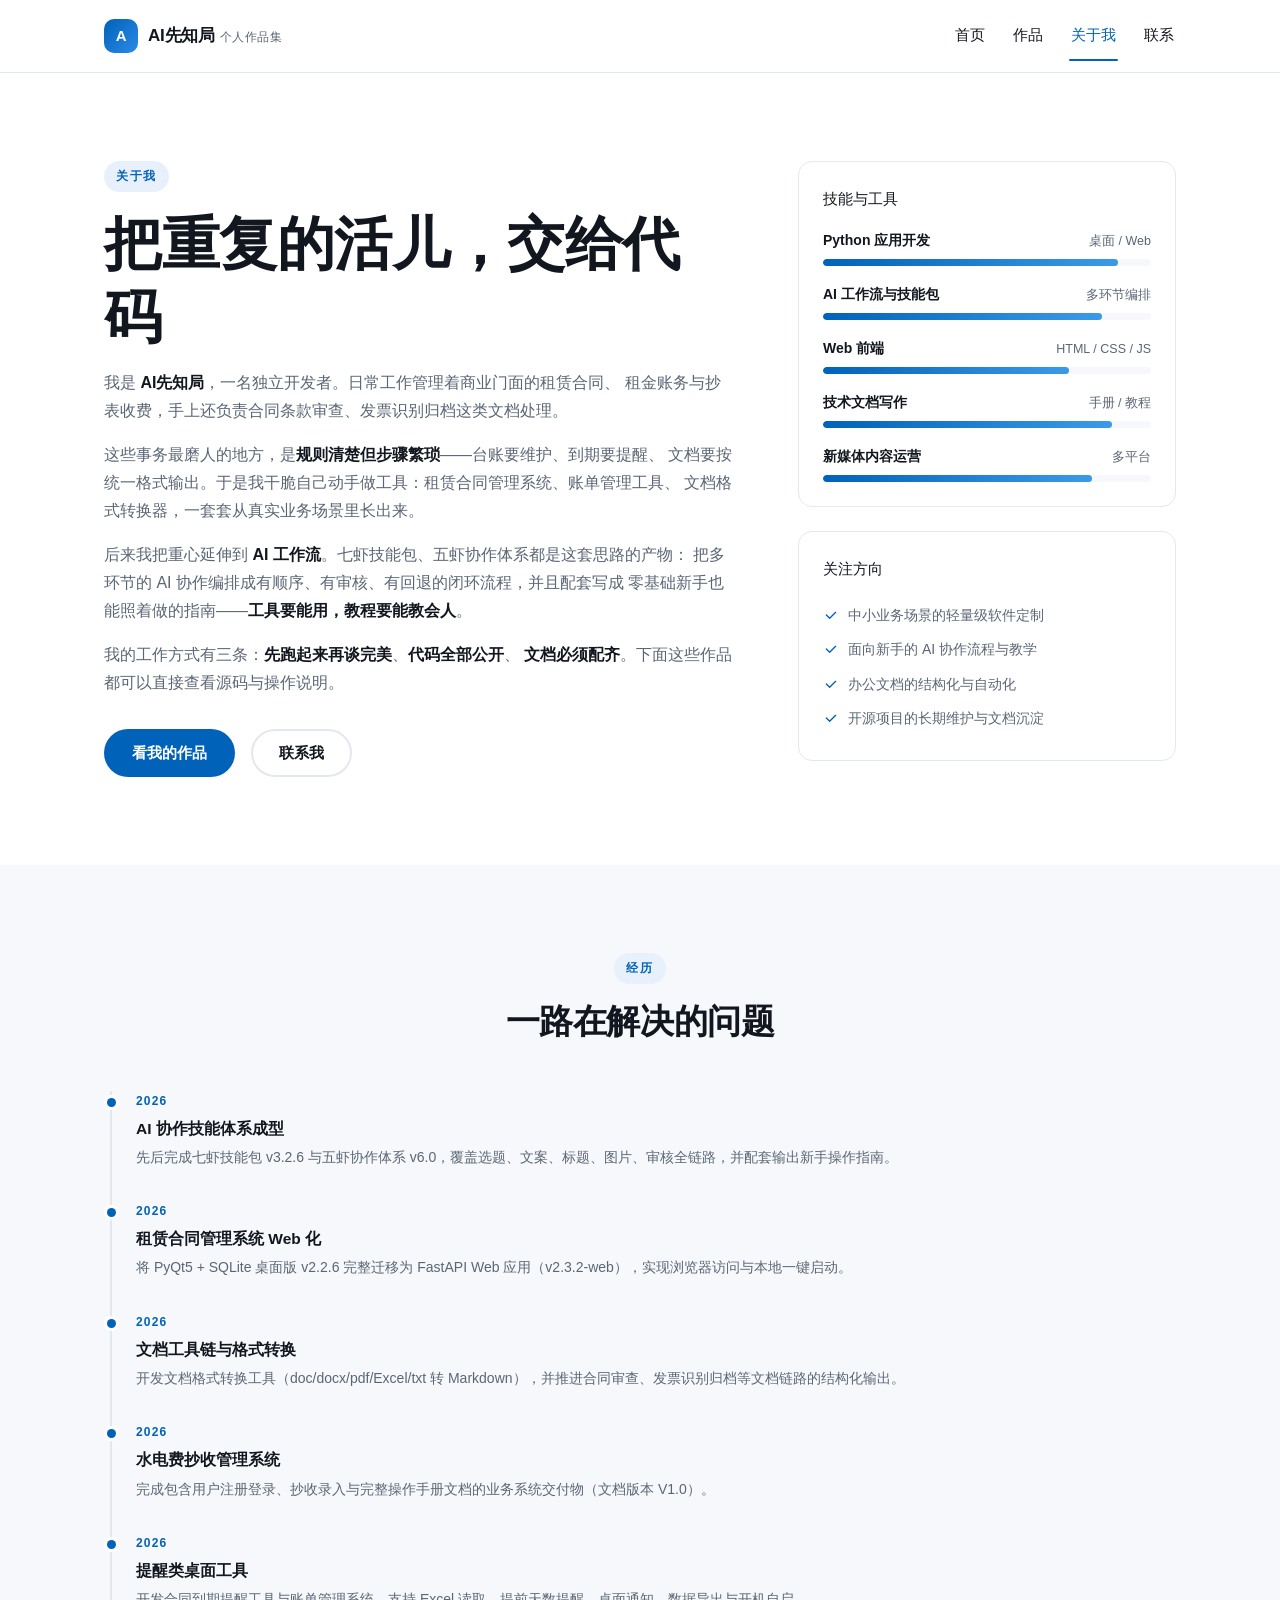
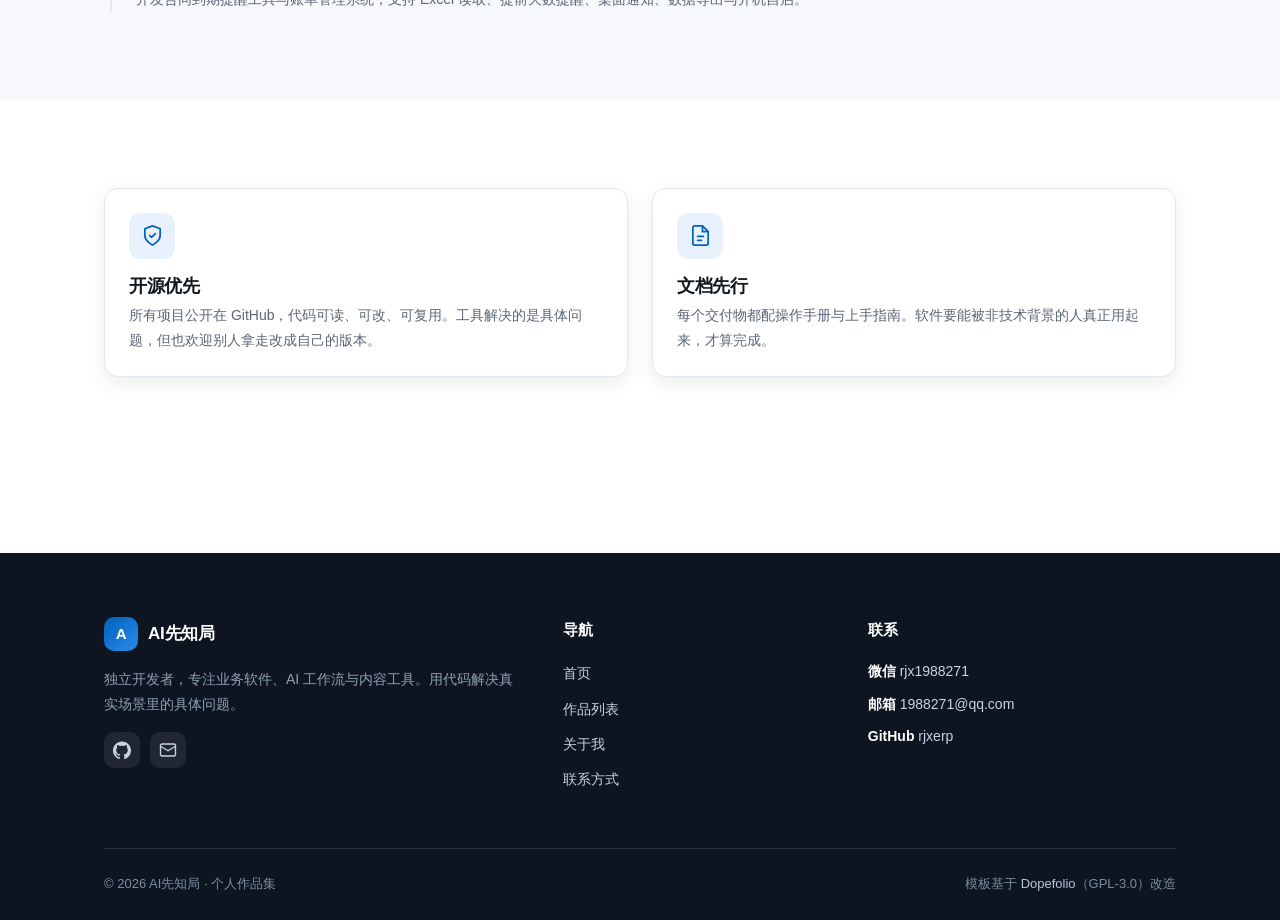
<file: about.html>
<!DOCTYPE html>
<html lang="zh-CN" class="no-js">
<head>
<meta charset="utf-8">
<meta name="viewport" content="width=device-width, initial-scale=1">
<title>关于我 | AI先知局 · 个人作品集</title>
<meta name="description" content="关于 AI先知局：独立开发者，专注业务软件、AI 工作流与内容工具。从实务出发做产品，代码全部公开。">
<meta name="keywords" content="关于我,独立开发者,Python,AI工作流,业务软件">
<link rel="canonical" href="https://rjxerp.github.io/about.html">
<meta property="og:type" content="website">
<meta property="og:title" content="关于我 | AI先知局">
<meta property="og:description" content="独立开发者，专注业务软件、AI 工作流与内容工具。">
<link rel="icon" href="data:image/svg+xml,%3Csvg xmlns='http://www.w3.org/2000/svg' viewBox='0 0 32 32'%3E%3Crect width='32' height='32' rx='8' fill='%230062b9'/%3E%3Ctext x='16' y='22' font-family='sans-serif' font-size='16' font-weight='bold' fill='white' text-anchor='middle'%3EA%3C/text%3E%3C/svg%3E">
<link rel="stylesheet" href="assets/css/design-system.css">
</head>
<body data-page="about">

<header class="site-header">
  <div class="container site-header__inner">
    <a class="brand" href="index.html">
      <span class="brand__mark" aria-hidden="true">A</span>
      <span>AI先知局 <span class="brand__sub">个人作品集</span></span>
    </a>
    <nav class="nav" aria-label="主导航">
      <a class="nav__link" data-nav="home" href="index.html">首页</a>
      <a class="nav__link" data-nav="works" href="works.html">作品</a>
      <a class="nav__link" data-nav="about" href="about.html">关于我</a>
      <a class="nav__link" data-nav="contact" href="contact.html">联系</a>
    </nav>
    <button class="nav-toggle" type="button" aria-expanded="false" aria-label="展开导航菜单" aria-controls="mobile-nav">
      <span class="nav-toggle__bars" aria-hidden="true"></span>
    </button>
  </div>
  <div class="mobile-nav" id="mobile-nav">
    <div class="container">
      <a class="mobile-nav__link" href="index.html">首页</a>
      <a class="mobile-nav__link" href="works.html">作品列表</a>
      <a class="mobile-nav__link" href="about.html">关于我</a>
      <a class="mobile-nav__link" href="contact.html">联系方式</a>
    </div>
  </div>
</header>

<main id="main">
  <section class="section">
    <div class="container about-grid">
      <div class="prose">
        <span class="eyebrow">关于我</span>
        <h1 class="section__title">把重复的活儿，交给代码</h1>
        <p>
          我是 <strong>AI先知局</strong>，一名独立开发者。日常工作管理着商业门面的租赁合同、
          租金账务与抄表收费，手上还负责合同条款审查、发票识别归档这类文档处理。
        </p>
        <p>
          这些事务最磨人的地方，是<strong>规则清楚但步骤繁琐</strong>——台账要维护、到期要提醒、
          文档要按统一格式输出。于是我干脆自己动手做工具：租赁合同管理系统、账单管理工具、
          文档格式转换器，一套套从真实业务场景里长出来。
        </p>
        <p>
          后来我把重心延伸到 <strong>AI 工作流</strong>。七虾技能包、五虾协作体系都是这套思路的产物：
          把多环节的 AI 协作编排成有顺序、有审核、有回退的闭环流程，并且配套写成
          零基础新手也能照着做的指南——<strong>工具要能用，教程要能教会人</strong>。
        </p>
        <p>
          我的工作方式有三条：<strong>先跑起来再谈完美</strong>、<strong>代码全部公开</strong>、
          <strong>文档必须配齐</strong>。下面这些作品都可以直接查看源码与操作说明。
        </p>

        <div style="margin-top: var(--s4); display:flex; gap: var(--s2); flex-wrap: wrap;">
          <a class="btn btn--primary" href="works.html">看我的作品</a>
          <a class="btn btn--ghost" href="contact.html">联系我</a>
        </div>
      </div>

      <div>
        <div class="stack" style="margin-bottom: var(--s3);">
          <div class="stack__title">技能与工具</div>
          <div class="skill-row">
            <div class="skill-row__head">
              <span class="skill-row__name">Python 应用开发</span>
              <span class="skill-row__note">桌面 / Web</span>
            </div>
            <div class="skill-bar"><div class="skill-bar__fill" style="width: 90%"></div></div>
          </div>
          <div class="skill-row">
            <div class="skill-row__head">
              <span class="skill-row__name">AI 工作流与技能包</span>
              <span class="skill-row__note">多环节编排</span>
            </div>
            <div class="skill-bar"><div class="skill-bar__fill" style="width: 85%"></div></div>
          </div>
          <div class="skill-row">
            <div class="skill-row__head">
              <span class="skill-row__name">Web 前端</span>
              <span class="skill-row__note">HTML / CSS / JS</span>
            </div>
            <div class="skill-bar"><div class="skill-bar__fill" style="width: 75%"></div></div>
          </div>
          <div class="skill-row">
            <div class="skill-row__head">
              <span class="skill-row__name">技术文档写作</span>
              <span class="skill-row__note">手册 / 教程</span>
            </div>
            <div class="skill-bar"><div class="skill-bar__fill" style="width: 88%"></div></div>
          </div>
          <div class="skill-row" style="margin-bottom:0;">
            <div class="skill-row__head">
              <span class="skill-row__name">新媒体内容运营</span>
              <span class="skill-row__note">多平台</span>
            </div>
            <div class="skill-bar"><div class="skill-bar__fill" style="width: 82%"></div></div>
          </div>
        </div>

        <div class="stack">
          <div class="stack__title">关注方向</div>
          <ul class="stack__list">
            <li>
              <svg viewBox="0 0 24 24" fill="none" stroke="currentColor" stroke-width="2" stroke-linecap="round" stroke-linejoin="round" aria-hidden="true"><path d="m5 12 5 5 9-9"/></svg>
              <span>中小业务场景的轻量级软件定制</span>
            </li>
            <li>
              <svg viewBox="0 0 24 24" fill="none" stroke="currentColor" stroke-width="2" stroke-linecap="round" stroke-linejoin="round" aria-hidden="true"><path d="m5 12 5 5 9-9"/></svg>
              <span>面向新手的 AI 协作流程与教学</span>
            </li>
            <li>
              <svg viewBox="0 0 24 24" fill="none" stroke="currentColor" stroke-width="2" stroke-linecap="round" stroke-linejoin="round" aria-hidden="true"><path d="m5 12 5 5 9-9"/></svg>
              <span>办公文档的结构化与自动化</span>
            </li>
            <li>
              <svg viewBox="0 0 24 24" fill="none" stroke="currentColor" stroke-width="2" stroke-linecap="round" stroke-linejoin="round" aria-hidden="true"><path d="m5 12 5 5 9-9"/></svg>
              <span>开源项目的长期维护与文档沉淀</span>
            </li>
          </ul>
        </div>
      </div>
    </div>
  </section>

  <section class="section section--alt">
    <div class="container">
      <div class="section__head section__head--center">
        <span class="eyebrow">经历</span>
        <h2 class="section__title">一路在解决的问题</h2>
      </div>
      <div class="timeline">
        <div class="timeline__item">
          <div class="timeline__year">2026</div>
          <div class="timeline__title">AI 协作技能体系成型</div>
          <p class="timeline__desc">先后完成七虾技能包 v3.2.6 与五虾协作体系 v6.0，覆盖选题、文案、标题、图片、审核全链路，并配套输出新手操作指南。</p>
        </div>
        <div class="timeline__item">
          <div class="timeline__year">2026</div>
          <div class="timeline__title">租赁合同管理系统 Web 化</div>
          <p class="timeline__desc">将 PyQt5 + SQLite 桌面版 v2.2.6 完整迁移为 FastAPI Web 应用（v2.3.2-web），实现浏览器访问与本地一键启动。</p>
        </div>
        <div class="timeline__item">
          <div class="timeline__year">2026</div>
          <div class="timeline__title">文档工具链与格式转换</div>
          <p class="timeline__desc">开发文档格式转换工具（doc/docx/pdf/Excel/txt 转 Markdown），并推进合同审查、发票识别归档等文档链路的结构化输出。</p>
        </div>
        <div class="timeline__item">
          <div class="timeline__year">2026</div>
          <div class="timeline__title">水电费抄收管理系统</div>
          <p class="timeline__desc">完成包含用户注册登录、抄收录入与完整操作手册文档的业务系统交付物（文档版本 V1.0）。</p>
        </div>
        <div class="timeline__item">
          <div class="timeline__year">2026</div>
          <div class="timeline__title">提醒类桌面工具</div>
          <p class="timeline__desc">开发合同到期提醒工具与账单管理系统，支持 Excel 读取、提前天数提醒、桌面通知、数据导出与开机自启。</p>
        </div>
      </div>
    </div>
  </section>

  <section class="section">
    <div class="container">
      <div class="grid grid--2">
        <div class="feature reveal">
          <div class="feature__icon">
            <svg viewBox="0 0 24 24" fill="none" stroke="currentColor" stroke-width="1.8" stroke-linecap="round" stroke-linejoin="round" aria-hidden="true"><path d="M12 22s8-4 8-10V5l-8-3-8 3v7c0 6 8 10 8 10Z"/><path d="m9 12 2 2 4-4"/></svg>
          </div>
          <h3 class="feature__title">开源优先</h3>
          <p class="feature__desc">所有项目公开在 GitHub，代码可读、可改、可复用。工具解决的是具体问题，但也欢迎别人拿走改成自己的版本。</p>
        </div>
        <div class="feature reveal">
          <div class="feature__icon">
            <svg viewBox="0 0 24 24" fill="none" stroke="currentColor" stroke-width="1.8" stroke-linecap="round" stroke-linejoin="round" aria-hidden="true"><path d="M14 2H6a2 2 0 0 0-2 2v16a2 2 0 0 0 2 2h12a2 2 0 0 0 2-2V8z"/><path d="M14 2v6h6"/><path d="M9 13h6M9 17h4"/></svg>
          </div>
          <h3 class="feature__title">文档先行</h3>
          <p class="feature__desc">每个交付物都配操作手册与上手指南。软件要能被非技术背景的人真正用起来，才算完成。</p>
        </div>
      </div>
    </div>
  </section>
</main>

<footer class="site-footer">
  <div class="container">
    <div class="site-footer__grid">
      <div>
        <div class="brand" style="color:#fff; margin-bottom: var(--s2);">
          <span class="brand__mark" aria-hidden="true">A</span>
          <span>AI先知局</span>
        </div>
        <p class="site-footer__text">独立开发者，专注业务软件、AI 工作流与内容工具。用代码解决真实场景里的具体问题。</p>
        <div class="site-social">
          <a href="https://github.com/rjxerp" target="_blank" rel="noopener noreferrer" aria-label="GitHub 主页">
            <svg viewBox="0 0 24 24" fill="currentColor" aria-hidden="true"><path d="M12 .5C5.37.5 0 5.87 0 12.5c0 5.3 3.44 9.8 8.21 11.39.6.11.82-.26.82-.58 0-.29-.01-1.05-.02-2.06-3.34.73-4.04-1.61-4.04-1.61-.55-1.39-1.33-1.76-1.33-1.76-1.09-.74.08-.73.08-.73 1.2.09 1.83 1.24 1.83 1.24 1.07 1.83 2.81 1.3 3.5 1 .11-.78.42-1.31.76-1.61-2.66-.3-5.47-1.33-5.47-5.93 0-1.31.47-2.38 1.24-3.22-.13-.3-.54-1.52.12-3.18 0 0 1.01-.32 3.3 1.23a11.5 11.5 0 0 1 6.01 0c2.29-1.55 3.3-1.23 3.3-1.23.66 1.66.25 2.88.12 3.18.77.84 1.24 1.91 1.24 3.22 0 4.61-2.81 5.62-5.49 5.92.43.37.81 1.1.81 2.22 0 1.6-.01 2.89-.01 3.28 0 .32.22.7.83.58C20.57 22.3 24 17.8 24 12.5 24 5.87 18.63.5 12 .5Z"/></svg>
          </a>
          <a href="mailto:1988271@qq.com" aria-label="发送邮件">
            <svg viewBox="0 0 24 24" fill="none" stroke="currentColor" stroke-width="1.8" stroke-linecap="round" stroke-linejoin="round" aria-hidden="true"><rect x="2" y="4" width="20" height="16" rx="2"/><path d="m2 7 10 6 10-6"/></svg>
          </a>
        </div>
      </div>
      <div>
        <div class="site-footer__title">导航</div>
        <ul class="site-footer__list">
          <li><a href="index.html">首页</a></li>
          <li><a href="works.html">作品列表</a></li>
          <li><a href="about.html">关于我</a></li>
          <li><a href="contact.html">联系方式</a></li>
        </ul>
      </div>
      <div>
        <div class="site-footer__title">联系</div>
        <ul class="site-footer__contact">
          <li><strong>微信</strong> rjx1988271</li>
          <li><strong>邮箱</strong> 1988271@qq.com</li>
          <li><strong>GitHub</strong> rjxerp</li>
        </ul>
      </div>
    </div>
    <div class="site-footer__bottom">
      <span>© <span data-year>2026</span> AI先知局 · 个人作品集</span>
      <span>模板基于 <a href="https://github.com/rammcodes/Dopefolio" target="_blank" rel="noopener noreferrer">Dopefolio</a>（GPL-3.0）改造</span>
    </div>
  </div>
</footer>

<script src="assets/js/site.js" defer></script>
</body>
</html>
</file>
<file: assets/css/design-system.css>
/* ==========================================================================
   AI先知局 · 个人作品集 — 共享设计令牌
   基于 Dopefolio (rammcodes/Dopefolio, GPL-3.0) 信息架构改造
   配色：科技蓝 #0062b9 主色 + 琥珀点缀，遵循 site-design 行业映射
   ========================================================================== */

:root {
  /* 色彩令牌（八变量成体系，禁零星改色） */
  --primary: #0062b9;
  --primary-dark: #004d92;
  --accent: #f5a524;
  --tint: #e8f1fb;
  --ink: #12171f;
  --sub: #5b6675;
  --line: #e3e8ef;
  --bg: #ffffff;
  --bg-2: #f6f8fb;
  --footer-bg: #0d1520;
  --footer-ink: #c9d4e2;

  /* 字体阶梯 */
  --font-hero: clamp(32px, 5vw, 58px);
  --font-h2: clamp(24px, 3.4vw, 34px);
  --font-h3: 18px;
  --font-body: 15.5px;
  --font-small: 13px;
  --font-label: 12px;

  /* 间距（8 的倍数） */
  --s1: 8px;
  --s2: 16px;
  --s3: 24px;
  --s4: 32px;
  --s5: 48px;
  --s6: 64px;
  --s7: 88px;

  /* 圆角与阴影 */
  --radius: 14px;
  --radius-lg: 18px;
  --radius-pill: 30px;
  --shadow-card: 0 6px 20px rgba(16, 24, 40, 0.08);
  --shadow-lg: 0 18px 48px rgba(16, 24, 40, 0.12);

  /* 布局 */
  --container: 1120px;
  --header-h: 72px;

  --font-stack: "Noto Sans SC", "PingFang SC", "Microsoft YaHei",
    "Helvetica Neue", Inter, Arial, sans-serif;
  --font-mono: "JetBrains Mono", "Cascadia Code", Consolas, "Courier New",
    monospace;
}

/* ============ 基础重置 ============ */
*,
*::before,
*::after {
  box-sizing: border-box;
}

html {
  scroll-behavior: smooth;
  scroll-padding-top: calc(var(--header-h) + 16px);
  -webkit-text-size-adjust: 100%;
}

body {
  margin: 0;
  font-family: var(--font-stack);
  font-size: var(--font-body);
  line-height: 1.75;
  color: var(--ink);
  background: var(--bg);
  overflow-x: hidden;
}

img {
  max-width: 100%;
  height: auto;
  display: block;
}

a {
  color: var(--primary);
  text-decoration: none;
}

a:hover {
  text-decoration: underline;
}

h1,
h2,
h3,
h4 {
  margin: 0 0 var(--s2);
  line-height: 1.25;
  font-weight: 700;
  letter-spacing: -0.4px;
  overflow-wrap: anywhere;
}

h1 {
  font-size: var(--font-hero);
}

h2 {
  font-size: var(--font-h2);
}

h3 {
  font-size: var(--font-h3);
  font-weight: 600;
}

p {
  margin: 0 0 var(--s2);
  overflow-wrap: anywhere;
}

ul {
  margin: 0;
  padding: 0;
  list-style: none;
}

:focus-visible {
  outline: 3px solid var(--accent);
  outline-offset: 3px;
  border-radius: 4px;
}

/* 首页 AI 摘要卡 */
.ai-summary[hidden] {
  display: none;
}

.ai-summary {
  display: flex;
  gap: var(--s3);
  align-items: flex-start;
  background: linear-gradient(135deg, var(--tint), #eef5fd);
  border: 1px solid #d6e6f7;
  border-radius: var(--radius-lg);
  padding: var(--s3);
  margin-bottom: var(--s5);
}

.ai-summary__label {
  width: 40px;
  height: 40px;
  border-radius: 11px;
  background: linear-gradient(135deg, var(--primary), #2b8ae8);
  display: grid;
  place-items: center;
  color: #fff;
  flex-shrink: 0;
}

.ai-summary__label svg {
  width: 21px;
  height: 21px;
}

.ai-summary__title {
  font-size: 13px;
  font-weight: 700;
  color: var(--primary-dark);
  margin-bottom: 4px;
}

.ai-summary__text {
  font-size: 15px;
  line-height: 1.75;
  color: var(--ink);
  margin: 0;
}

/* ============================================================
   hidden 属性守卫
   ------------------------------------------------------------
   HTML 的 [hidden] 默认 display:none，但任何带 display 的类选择器
   （.ai-summary{display:flex}、.btn{display:inline-flex} 等）优先级更高，
   会覆盖它，导致「隐藏」的元素仍然显示。此处统一兜底。
   ============================================================ */
[hidden] {
  display: none !important;
}

/* 仅屏幕阅读器可见 */
.sr-only {
  position: absolute;
  width: 1px;
  height: 1px;
  padding: 0;
  margin: -1px;
  overflow: hidden;
  clip: rect(0, 0, 0, 0);
  white-space: nowrap;
  border: 0;
}

/* 无障碍：尊重减少动效偏好 */
@media (prefers-reduced-motion: reduce) {
  html {
    scroll-behavior: auto;
  }
  *,
  *::before,
  *::after {
    animation-duration: 0.001ms !important;
    animation-iteration-count: 1 !important;
    transition-duration: 0.001ms !important;
  }
}

/* ============ 布局容器 ============ */
.container {
  width: 100%;
  max-width: var(--container);
  margin: 0 auto;
  padding: 0 var(--s3);
}

.section {
  padding: var(--s7) 0;
}

.section--alt {
  background: var(--bg-2);
}

.section__head {
  max-width: 760px;
  margin-bottom: var(--s5);
}

.section__head--center {
  margin-left: auto;
  margin-right: auto;
  text-align: center;
}

.eyebrow {
  display: inline-block;
  font-size: var(--font-label);
  letter-spacing: 1.6px;
  text-transform: uppercase;
  color: var(--primary);
  background: var(--tint);
  padding: 5px 12px;
  border-radius: var(--radius-pill);
  margin-bottom: var(--s2);
  font-weight: 600;
}

.section__title {
  margin-bottom: var(--s2);
}

.section__desc {
  color: var(--sub);
  font-size: 16px;
  margin: 0;
}

/* ============ 按钮 ============ */
.btn {
  display: inline-flex;
  align-items: center;
  justify-content: center;
  gap: 8px;
  padding: 13px 26px;
  border-radius: var(--radius-pill);
  font-size: 15px;
  font-weight: 600;
  border: 2px solid transparent;
  cursor: pointer;
  transition: transform 0.18s ease, background-color 0.18s ease,
    border-color 0.18s ease, color 0.18s ease;
  text-decoration: none;
  line-height: 1.2;
}

.btn:hover {
  text-decoration: none;
  transform: translateY(-2px);
}

.btn--primary {
  background: var(--primary);
  color: #fff;
}

.btn--primary:hover {
  background: var(--primary-dark);
  color: #fff;
}

.btn--ghost {
  border-color: var(--line);
  color: var(--ink);
  background: var(--bg);
}

.btn--ghost:hover {
  border-color: var(--primary);
  color: var(--primary);
}

.btn--sm {
  padding: 9px 18px;
  font-size: 13.5px;
}

.btn__icon {
  width: 17px;
  height: 17px;
  flex-shrink: 0;
}

/* ============ 页头导航 ============ */
.site-header {
  position: sticky;
  top: 0;
  z-index: 100;
  background: rgba(255, 255, 255, 0.92);
  backdrop-filter: blur(12px);
  border-bottom: 1px solid var(--line);
}

.site-header__inner {
  height: var(--header-h);
  display: flex;
  align-items: center;
  justify-content: space-between;
  gap: var(--s3);
}

.brand {
  display: flex;
  align-items: center;
  gap: 10px;
  color: var(--ink);
  font-weight: 700;
  font-size: 17px;
  letter-spacing: -0.2px;
}

.brand:hover {
  text-decoration: none;
}

.brand__mark {
  width: 34px;
  height: 34px;
  border-radius: 10px;
  background: linear-gradient(135deg, var(--primary), #2b8ae8);
  display: grid;
  place-items: center;
  color: #fff;
  font-size: 15px;
  font-weight: 700;
  flex-shrink: 0;
}

.brand__sub {
  font-size: 12px;
  color: var(--sub);
  font-weight: 400;
  letter-spacing: 0.6px;
}

.nav {
  display: flex;
  align-items: center;
  gap: var(--s3);
}

.nav__link {
  color: var(--ink);
  font-size: 14.5px;
  font-weight: 500;
  padding: 10px 2px;
  position: relative;
  display: inline-flex;
  align-items: center;
  min-height: 32px;
}

.nav__link:hover {
  color: var(--primary);
  text-decoration: none;
}

.nav__link.is-active {
  color: var(--primary);
}

.nav__link.is-active::after {
  content: "";
  position: absolute;
  left: 0;
  right: 0;
  bottom: -2px;
  height: 2px;
  background: var(--primary);
  border-radius: 2px;
}

.nav-toggle {
  display: none;
  width: 42px;
  height: 42px;
  border: 1px solid var(--line);
  border-radius: 10px;
  background: var(--bg);
  cursor: pointer;
  padding: 0;
  place-items: center;
}

.nav-toggle__bars,
.nav-toggle__bars::before,
.nav-toggle__bars::after {
  display: block;
  width: 18px;
  height: 2px;
  background: var(--ink);
  border-radius: 2px;
  transition: transform 0.2s ease, opacity 0.2s ease;
}

.nav-toggle__bars::before,
.nav-toggle__bars::after {
  content: "";
  position: absolute;
}

.nav-toggle__bars::before {
  transform: translateY(-6px);
}

.nav-toggle__bars::after {
  transform: translateY(6px);
}

.nav-toggle.is-open .nav-toggle__bars {
  background: transparent;
}

.nav-toggle.is-open .nav-toggle__bars::before {
  transform: rotate(45deg);
}

.nav-toggle.is-open .nav-toggle__bars::after {
  transform: rotate(-45deg);
}

/* 移动端抽屉 */
.mobile-nav {
  display: none;
  border-top: 1px solid var(--line);
  background: var(--bg);
  padding: var(--s2) 0 var(--s3);
}

.mobile-nav__link {
  display: block;
  padding: 14px 0;
  color: var(--ink);
  font-weight: 500;
  border-bottom: 1px solid var(--line);
  min-height: 44px;
}

.mobile-nav__link:last-child {
  border-bottom: none;
}

.mobile-nav.is-open {
  display: block;
}

/* ============ Hero ============ */
.hero {
  position: relative;
  padding: var(--s7) 0 var(--s6);
  background: radial-gradient(
      ellipse 80% 60% at 50% -10%,
      rgba(0, 98, 185, 0.1),
      transparent 70%
    ),
    var(--bg);
  overflow: hidden;
}

.hero__grid {
  display: grid;
  grid-template-columns: 1.15fr 0.85fr;
  gap: var(--s5);
  align-items: center;
}

.hero__title {
  margin-bottom: var(--s3);
}

.hero__title-accent {
  color: var(--primary);
}

.hero__lead {
  font-size: 17px;
  color: var(--sub);
  max-width: 560px;
  margin-bottom: var(--s4);
}

.hero__cta {
  display: flex;
  flex-wrap: wrap;
  gap: var(--s2);
  margin-bottom: var(--s5);
}

.hero__stats {
  display: grid;
  grid-template-columns: repeat(3, 1fr);
  gap: var(--s3);
  max-width: 520px;
  padding-top: var(--s3);
  border-top: 1px solid var(--line);
}

.hero__stat-num {
  font-size: 30px;
  font-weight: 700;
  color: var(--primary);
  line-height: 1.1;
  letter-spacing: -1px;
}

.hero__stat-label {
  font-size: var(--font-small);
  color: var(--sub);
}

.hero__visual {
  position: relative;
}

.hero__card {
  background: var(--bg);
  border: 1px solid var(--line);
  border-radius: var(--radius-lg);
  box-shadow: var(--shadow-lg);
  padding: var(--s3);
}

.hero__card-bar {
  display: flex;
  gap: 6px;
  margin-bottom: var(--s3);
  padding-bottom: var(--s2);
  border-bottom: 1px solid var(--line);
}

.hero__card-dot {
  width: 11px;
  height: 11px;
  border-radius: 50%;
  background: var(--line);
}

.hero__card-dot:first-child {
  background: #ff5f57;
}

.hero__card-dot:nth-child(2) {
  background: #febc2e;
}

.hero__card-dot:nth-child(3) {
  background: #28c840;
}

.hero__card-line {
  height: 9px;
  border-radius: 5px;
  background: var(--bg-2);
  margin-bottom: 9px;
}

.hero__card-line--accent {
  background: var(--primary);
  opacity: 0.75;
}

.hero__card-line--short {
  width: 62%;
}

.hero__card-line--mid {
  width: 82%;
}

/* ============ 作品卡片网格 ============ */
.grid {
  display: grid;
  grid-template-columns: repeat(3, 1fr);
  gap: var(--s3);
}

.grid--2 {
  grid-template-columns: repeat(2, 1fr);
}

.work-card {
  display: flex;
  flex-direction: column;
  background: var(--bg);
  border: 1px solid var(--line);
  border-radius: var(--radius);
  overflow: hidden;
  box-shadow: var(--shadow-card);
  transition: transform 0.2s ease, box-shadow 0.2s ease,
    border-color 0.2s ease;
}

.work-card:hover {
  transform: translateY(-4px);
  box-shadow: var(--shadow-lg);
  border-color: var(--primary);
}

.work-card__figure {
  position: relative;
  aspect-ratio: 16 / 10;
  background: linear-gradient(135deg, var(--tint), #d3e4f7);
  display: grid;
  place-items: center;
  overflow: hidden;
}

.work-card__figure svg {
  width: 56px;
  height: 56px;
  color: var(--primary);
  opacity: 0.85;
}

/* 封面图：绝对定位铺满，SVG 图标在下层做回退 */
.cover-img {
  position: absolute;
  inset: 0;
  width: 100%;
  height: 100%;
  object-fit: cover;
  object-position: center center;
  z-index: 1;
}

.work-card__figure .cover-img {
  transition: transform 0.35s ease;
}

.work-card:hover .work-card__figure .cover-img {
  transform: scale(1.04);
}

.cover-img--detail {
  position: static;
  display: block;
  width: 100%;
  height: 100%;
  object-fit: contain;
  object-position: center;
  background: var(--bg);
}

.work-card__badge {
  position: absolute;
  top: 12px;
  left: 12px;
  background: rgba(13, 21, 32, 0.82);
  color: #fff;
  font-size: 12px;
  font-weight: 600;
  padding: 4px 10px;
  border-radius: var(--radius-pill);
  letter-spacing: 0.4px;
}

.work-card__body {
  padding: var(--s3);
  display: flex;
  flex-direction: column;
  flex: 1;
}

.work-card__title {
  font-size: var(--font-h3);
  margin-bottom: 6px;
}

.work-card__desc {
  font-size: 14px;
  color: var(--sub);
  margin-bottom: var(--s2);
  flex: 1;
}

.work-card__meta {
  display: flex;
  flex-wrap: wrap;
  gap: 6px;
  margin-bottom: var(--s2);
}

.tag {
  font-size: 12px;
  padding: 3px 10px;
  border-radius: var(--radius-pill);
  background: var(--tint);
  color: var(--primary-dark);
  font-weight: 500;
}

.tag--plain {
  background: var(--bg-2);
  color: var(--sub);
}

.work-card__links {
  display: flex;
  gap: var(--s2);
  padding-top: var(--s2);
  border-top: 1px solid var(--line);
  flex-wrap: wrap;
}

.work-card__link {
  display: inline-flex;
  align-items: center;
  gap: 6px;
  font-size: 13.5px;
  font-weight: 600;
  color: var(--primary);
  min-height: 30px;
  padding: 2px 0;
}

.work-card__link:hover {
  text-decoration: none;
  color: var(--primary-dark);
}

.work-card__link svg {
  width: 15px;
  height: 15px;
}

.work-card__link--muted {
  color: var(--sub);
}

.work-card__link--muted:hover {
  color: var(--ink);
}

/* ============ 特色卡 ============ */
.feature {
  background: var(--bg);
  border: 1px solid var(--line);
  border-radius: var(--radius);
  padding: var(--s3);
  box-shadow: var(--shadow-card);
}

.feature__icon {
  width: 46px;
  height: 46px;
  border-radius: 12px;
  background: var(--tint);
  display: grid;
  place-items: center;
  margin-bottom: var(--s2);
  color: var(--primary);
}

.feature__icon svg {
  width: 23px;
  height: 23px;
}

.feature__title {
  font-size: var(--font-h3);
  margin-bottom: 6px;
}

.feature__desc {
  font-size: 14px;
  color: var(--sub);
  margin: 0;
}

/* ============ 关于页 ============ */
.about-grid {
  display: grid;
  grid-template-columns: 1.25fr 0.75fr;
  gap: var(--s6);
  align-items: start;
}

.prose p {
  color: var(--sub);
  font-size: 16px;
}

.prose strong {
  color: var(--ink);
}

.timeline {
  border-left: 2px solid var(--line);
  padding-left: var(--s3);
  margin-left: 6px;
}

.timeline__item {
  position: relative;
  padding-bottom: var(--s4);
}

.timeline__item:last-child {
  padding-bottom: 0;
}

.timeline__item::before {
  content: "";
  position: absolute;
  left: calc(var(--s3) * -1 - 5px);
  top: 7px;
  width: 9px;
  height: 9px;
  border-radius: 50%;
  background: var(--primary);
  box-shadow: 0 0 0 3px var(--bg);
}

.timeline__year {
  font-size: var(--font-label);
  font-weight: 700;
  color: var(--primary);
  letter-spacing: 1.2px;
  margin-bottom: 3px;
}

.timeline__title {
  font-size: 15.5px;
  font-weight: 600;
  margin-bottom: 3px;
}

.timeline__desc {
  font-size: 14px;
  color: var(--sub);
  margin: 0;
}

/* 技能条 */
.skill-row {
  margin-bottom: var(--s2);
}

.skill-row__head {
  display: flex;
  justify-content: space-between;
  align-items: baseline;
  gap: var(--s2);
  margin-bottom: 6px;
  font-size: 14px;
}

.skill-row__name {
  font-weight: 600;
}

.skill-row__note {
  color: var(--sub);
  font-size: 12.5px;
}

.skill-bar {
  height: 7px;
  border-radius: 4px;
  background: var(--bg-2);
  overflow: hidden;
}

.skill-bar__fill {
  height: 100%;
  border-radius: 4px;
  background: linear-gradient(90deg, var(--primary), #3b9ae8);
}

/* ============ 详情页 ============ */
.detail-hero {
  background: linear-gradient(135deg, #0d1520, #16283f);
  color: #fff;
  padding: var(--s7) 0 var(--s6);
}

.detail-hero__title {
  color: #fff;
  margin-bottom: var(--s2);
}

.detail-hero__lead {
  color: #b8c6d8;
  font-size: 16.5px;
  max-width: 680px;
}

.detail-hero__cta {
  display: flex;
  flex-wrap: wrap;
  gap: var(--s2);
  margin-top: var(--s3);
}

.detail-hero .btn--ghost {
  border-color: rgba(255, 255, 255, 0.28);
  color: #fff;
  background: transparent;
}

.detail-hero .btn--ghost:hover {
  border-color: #fff;
  color: #fff;
}

.detail-hero .btn--primary {
  background: var(--accent);
  color: #12171f;
}

.detail-hero .btn--primary:hover {
  background: #e09a12;
  color: #12171f;
}

.breadcrumb {
  font-size: 13px;
  color: #8fa0b5;
  margin-bottom: var(--s2);
}

.breadcrumb a {
  color: #b8c6d8;
}

.detail-layout {
  display: grid;
  grid-template-columns: 1fr 300px;
  gap: var(--s6);
  align-items: start;
}

.detail-block {
  margin-bottom: var(--s5);
}

.detail-block__title {
  font-size: 21px;
  margin-bottom: var(--s2);
  padding-bottom: 10px;
  border-bottom: 1px solid var(--line);
}

.detail-figure {
  border: 1px solid var(--line);
  border-radius: var(--radius-lg);
  overflow: hidden;
  box-shadow: var(--shadow-lg);
  background: linear-gradient(135deg, var(--tint), #d3e4f7);
}

.detail-figure__inner {
  aspect-ratio: 16 / 9;
  display: grid;
  place-items: center;
  gap: var(--s2);
  color: var(--primary);
  position: relative;
  overflow: hidden;
}

/* 详情页大图：铺满预览区，覆盖 SVG 图标 */
.detail-figure__inner .cover-img {
  position: absolute;
  inset: 0;
  width: 100%;
  height: 100%;
  object-fit: cover;
  object-position: center center;
  z-index: 1;
}

.detail-figure__inner svg {
  width: 72px;
  height: 72px;
  opacity: 0.8;
}

.detail-figure__caption {
  font-size: 13px;
  color: var(--sub);
  text-align: center;
  padding: var(--s2);
  background: var(--bg);
}

.fact-list {
  margin: 0;
}

.fact-list__row {
  padding: 11px 0;
  border-bottom: 1px solid var(--line);
  font-size: 14px;
}

.fact-list__row:last-child {
  border-bottom: none;
}

.fact-list__row dt {
  color: var(--sub);
  font-size: 12.5px;
  margin-bottom: 2px;
}

.fact-list__row dd {
  margin: 0;
  font-weight: 600;
  overflow-wrap: anywhere;
}

.fact-list__row dd a {
  overflow-wrap: anywhere;
}

.stack {
  background: var(--bg);
  border: 1px solid var(--line);
  border-radius: var(--radius);
  padding: var(--s3);
}

.stack__title {
  font-size: 15px;
  margin-bottom: var(--s2);
}

.stack__list li {
  display: flex;
  gap: 9px;
  font-size: 14px;
  color: var(--sub);
  padding: 5px 0;
}

.stack__list li svg {
  width: 16px;
  height: 16px;
  color: var(--primary);
  flex-shrink: 0;
  margin-top: 4px;
}

/* 上一篇 / 下一篇 */
.pager {
  display: grid;
  grid-template-columns: 1fr 1fr;
  gap: var(--s3);
  margin-top: var(--s6);
  padding-top: var(--s4);
  border-top: 1px solid var(--line);
}

.pager__item {
  border: 1px solid var(--line);
  border-radius: var(--radius);
  padding: var(--s2) var(--s3);
  background: var(--bg);
}

.pager__item--next {
  text-align: right;
}

.pager__label {
  font-size: 12px;
  color: var(--sub);
  letter-spacing: 1px;
  text-transform: uppercase;
  margin-bottom: 3px;
}

.pager__title {
  font-size: 15px;
  font-weight: 600;
}

/* ============ 联系页 ============ */
.contact-grid {
  display: grid;
  grid-template-columns: 1fr 1fr;
  gap: var(--s5);
  align-items: start;
}

.contact-item {
  display: flex;
  gap: var(--s2);
  align-items: flex-start;
  padding: var(--s2) 0;
  border-bottom: 1px solid var(--line);
}

.contact-item:last-child {
  border-bottom: none;
}

.contact-item__icon {
  width: 40px;
  height: 40px;
  border-radius: 11px;
  background: var(--tint);
  display: grid;
  place-items: center;
  color: var(--primary);
  flex-shrink: 0;
}

.contact-item__icon svg {
  width: 19px;
  height: 19px;
}

.contact-item__label {
  font-size: 12.5px;
  color: var(--sub);
  margin-bottom: 1px;
}

.contact-item__value {
  font-weight: 600;
  overflow-wrap: anywhere;
}

.form-row {
  margin-bottom: var(--s2);
}

.form-label {
  display: block;
  font-size: 14px;
  font-weight: 600;
  margin-bottom: 6px;
}

.form-input,
.form-textarea {
  width: 100%;
  padding: 12px 14px;
  border: 1px solid var(--line);
  border-radius: 10px;
  font-family: inherit;
  font-size: 15px;
  background: var(--bg);
  color: var(--ink);
  transition: border-color 0.18s ease, box-shadow 0.18s ease;
}

.form-input {
  height: 48px;
}

.form-textarea {
  min-height: 128px;
  resize: vertical;
}

.form-input:focus,
.form-textarea:focus {
  outline: none;
  border-color: var(--primary);
  box-shadow: 0 0 0 3px rgba(0, 98, 185, 0.12);
}

.form-note {
  font-size: 12.5px;
  color: var(--sub);
  margin-top: var(--s2);
}

/* ============ CTA 区块 ============ */
.cta-band {
  background: linear-gradient(135deg, var(--primary), #1d6fc4);
  color: #fff;
  border-radius: var(--radius-lg);
  padding: var(--s5) var(--s4);
  text-align: center;
  box-shadow: var(--shadow-lg);
}

.cta-band__title {
  color: #fff;
  font-size: clamp(21px, 2.8vw, 28px);
  margin-bottom: var(--s2);
}

.cta-band__desc {
  color: rgba(255, 255, 255, 0.9);
  max-width: 560px;
  margin: 0 auto var(--s3);
}

.cta-band__actions {
  display: flex;
  gap: var(--s2);
  justify-content: center;
  flex-wrap: wrap;
}

.cta-band .btn--ghost {
  border-color: rgba(255, 255, 255, 0.45);
  color: #fff;
  background: transparent;
}

.cta-band .btn--ghost:hover {
  border-color: #fff;
  color: #fff;
}

/* ============ 页脚 ============ */
.site-footer {
  background: var(--footer-bg);
  color: var(--footer-ink);
  padding: var(--s6) 0 var(--s3);
  margin-top: var(--s7);
}

.site-footer__grid {
  display: grid;
  grid-template-columns: 1.6fr 1fr 1.2fr;
  gap: var(--s5);
  margin-bottom: var(--s5);
}

.site-footer__title {
  color: #fff;
  font-size: 15px;
  margin-bottom: var(--s2);
  font-weight: 600;
}

.site-footer__text {
  font-size: 14px;
  color: #8fa0b5;
  margin: 0;
}

.site-footer__list li {
  margin-bottom: 8px;
}

.site-footer__list a {
  color: var(--footer-ink);
  font-size: 14px;
}

.site-footer__list a:hover {
  color: #fff;
}

.site-footer__contact li {
  font-size: 14px;
  margin-bottom: 8px;
  overflow-wrap: anywhere;
}

.site-footer__contact strong {
  color: #fff;
  font-weight: 600;
}

.site-footer__bottom {
  border-top: 1px solid rgba(255, 255, 255, 0.1);
  padding-top: var(--s3);
  display: flex;
  justify-content: space-between;
  gap: var(--s2);
  flex-wrap: wrap;
  font-size: 13px;
  color: #7d8da0;
}

.site-footer__bottom a {
  color: #b8c6d8;
}

.site-social {
  display: flex;
  gap: 10px;
  margin-top: var(--s2);
}

.site-social a {
  width: 36px;
  height: 36px;
  border-radius: 10px;
  background: rgba(255, 255, 255, 0.08);
  display: grid;
  place-items: center;
  color: #c9d4e2;
  transition: background-color 0.18s ease, color 0.18s ease;
}

.site-social a:hover {
  background: var(--primary);
  color: #fff;
}

.site-social svg {
  width: 18px;
  height: 18px;
}

/* ============ 滚动揭示（no-js 兜底） ============ */
html.no-js .reveal {
  opacity: 1;
  transform: none;
}

.reveal {
  opacity: 0;
  transform: translateY(18px);
  transition: opacity 0.55s ease, transform 0.55s ease;
}

.reveal.is-in {
  opacity: 1;
  transform: none;
}

/* ============ 404 ============ */
.page-404 {
  text-align: center;
  padding: var(--s7) 0;
}

.page-404__code {
  font-size: 76px;
  font-weight: 700;
  color: var(--primary);
  line-height: 1;
  margin-bottom: var(--s2);
}

/* ============ 响应式断点 ============ */
@media (max-width: 920px) {
  .hero__grid,
  .about-grid,
  .detail-layout,
  .contact-grid {
    grid-template-columns: 1fr;
    gap: var(--s4);
  }

  .grid {
    grid-template-columns: repeat(2, 1fr);
  }

  /* 中等宽度下桌面导航空间不足，切换为汉堡菜单（与栅格断点保持一致） */
  .nav {
    display: none;
  }

  .nav-toggle {
    display: grid;
  }

  .site-footer__grid {
    grid-template-columns: 1fr 1fr;
    gap: var(--s4);
  }

  .section {
    padding: var(--s6) 0;
  }
}

@media (max-width: 760px) {
  .grid,
  .grid--2 {
    grid-template-columns: 1fr;
  }

  .hero {
    padding: var(--s6) 0 var(--s5);
  }

  .hero__stats {
    grid-template-columns: 1fr;
    gap: var(--s2);
  }

  .hero__stat {
    display: flex;
    align-items: baseline;
    gap: 10px;
  }

  .hero__stat-num {
    font-size: 25px;
  }

  .section {
    padding: var(--s5) 0;
  }

  .pager {
    grid-template-columns: 1fr;
  }

  .pager__item--next {
    text-align: left;
  }

  .site-footer__grid {
    grid-template-columns: 1fr;
  }

  .site-footer__bottom {
    flex-direction: column;
    gap: 6px;
  }

  .btn {
    padding: 12px 22px;
  }

  h1 {
    font-size: clamp(28px, 8vw, 38px);
  }
}

@media (max-width: 420px) {
  .container {
    padding: 0 16px;
  }

  .hero__cta .btn {
    width: 100%;
  }
}
</file>
